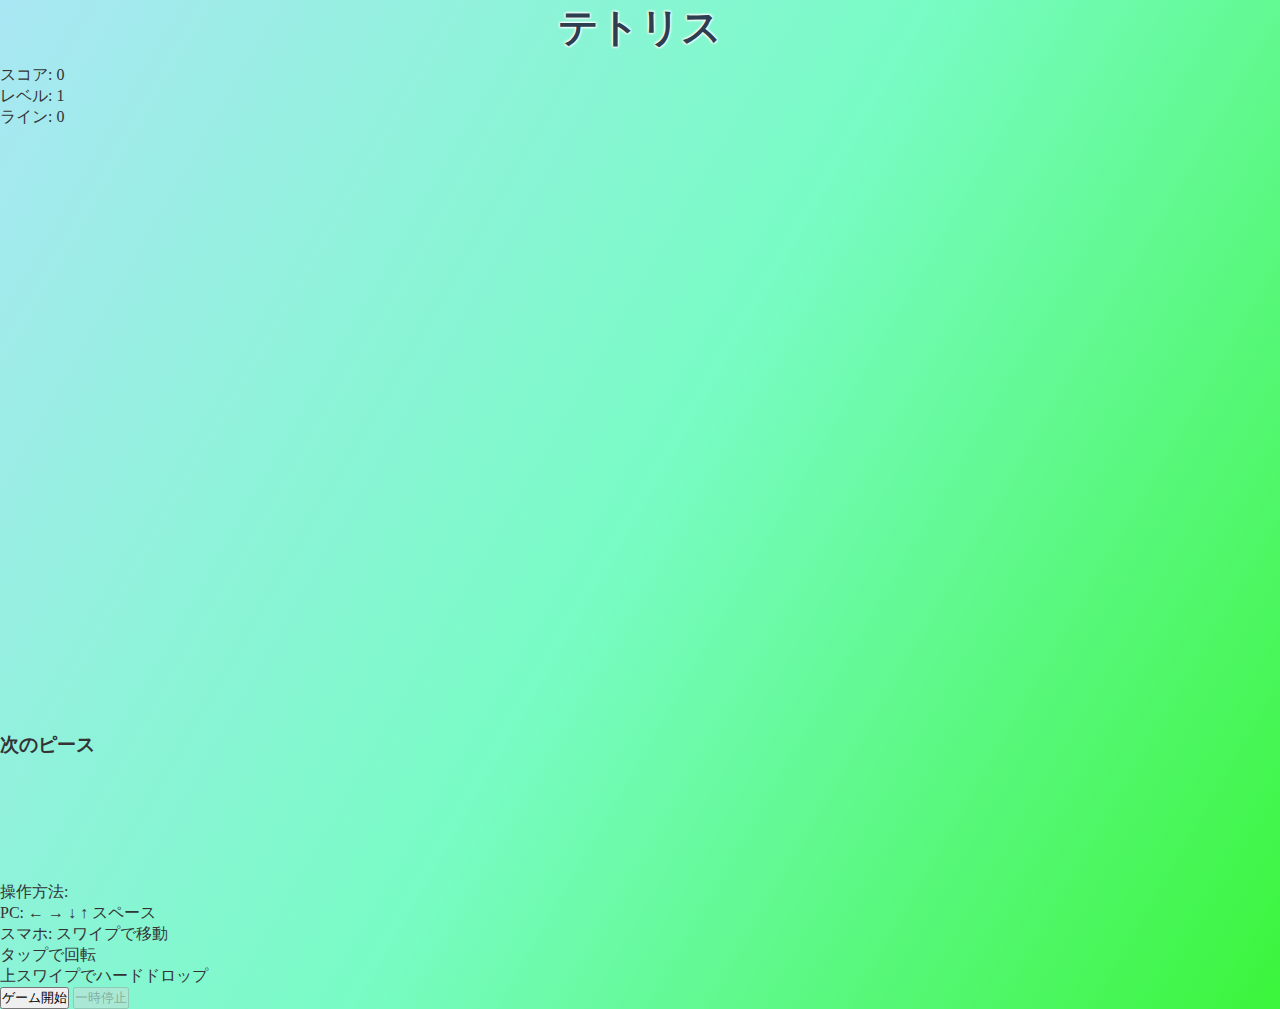
<file: index.html>
<!DOCTYPE html>
<html lang="ja">
<head>
    <meta charset="UTF-8">
    <meta name="viewport" content="width=device-width, initial-scale=1.0, user-scalable=no">
    <meta name="apple-mobile-web-app-capable" content="yes">
    <meta name="apple-mobile-web-app-status-bar-style" content="black-translucent">
    <meta name="format-detection" content="telephone=no">
    <title>テトリス</title>
    <link rel="stylesheet" href="style.css">
</head>
<body>
    <div class="game-container">
        <h1>テトリス</h1>
        <div class="game-info">
            <div class="score">スコア: <span id="score">0</span></div>
            <div class="level">レベル: <span id="level">1</span></div>
            <div class="lines">ライン: <span id="lines">0</span></div>
        </div>
        <div class="game-area">
            <canvas id="tetris" width="300" height="600"></canvas>
            <div class="next-piece">
                <h3>次のピース</h3>
                <canvas id="next" width="120" height="120"></canvas>
            </div>
        </div>
        <div class="controls">
            <p>操作方法:</p>
            <p>PC: ← → ↓ ↑ スペース</p>
            <p>スマホ: スワイプで移動</p>
            <p>タップで回転</p>
            <p>上スワイプでハードドロップ</p>
        </div>
        <button id="start-btn">ゲーム開始</button>
        <button id="pause-btn">一時停止</button>
    </div>
    <script src="script.js"></script>
</body>
</html>
</file>
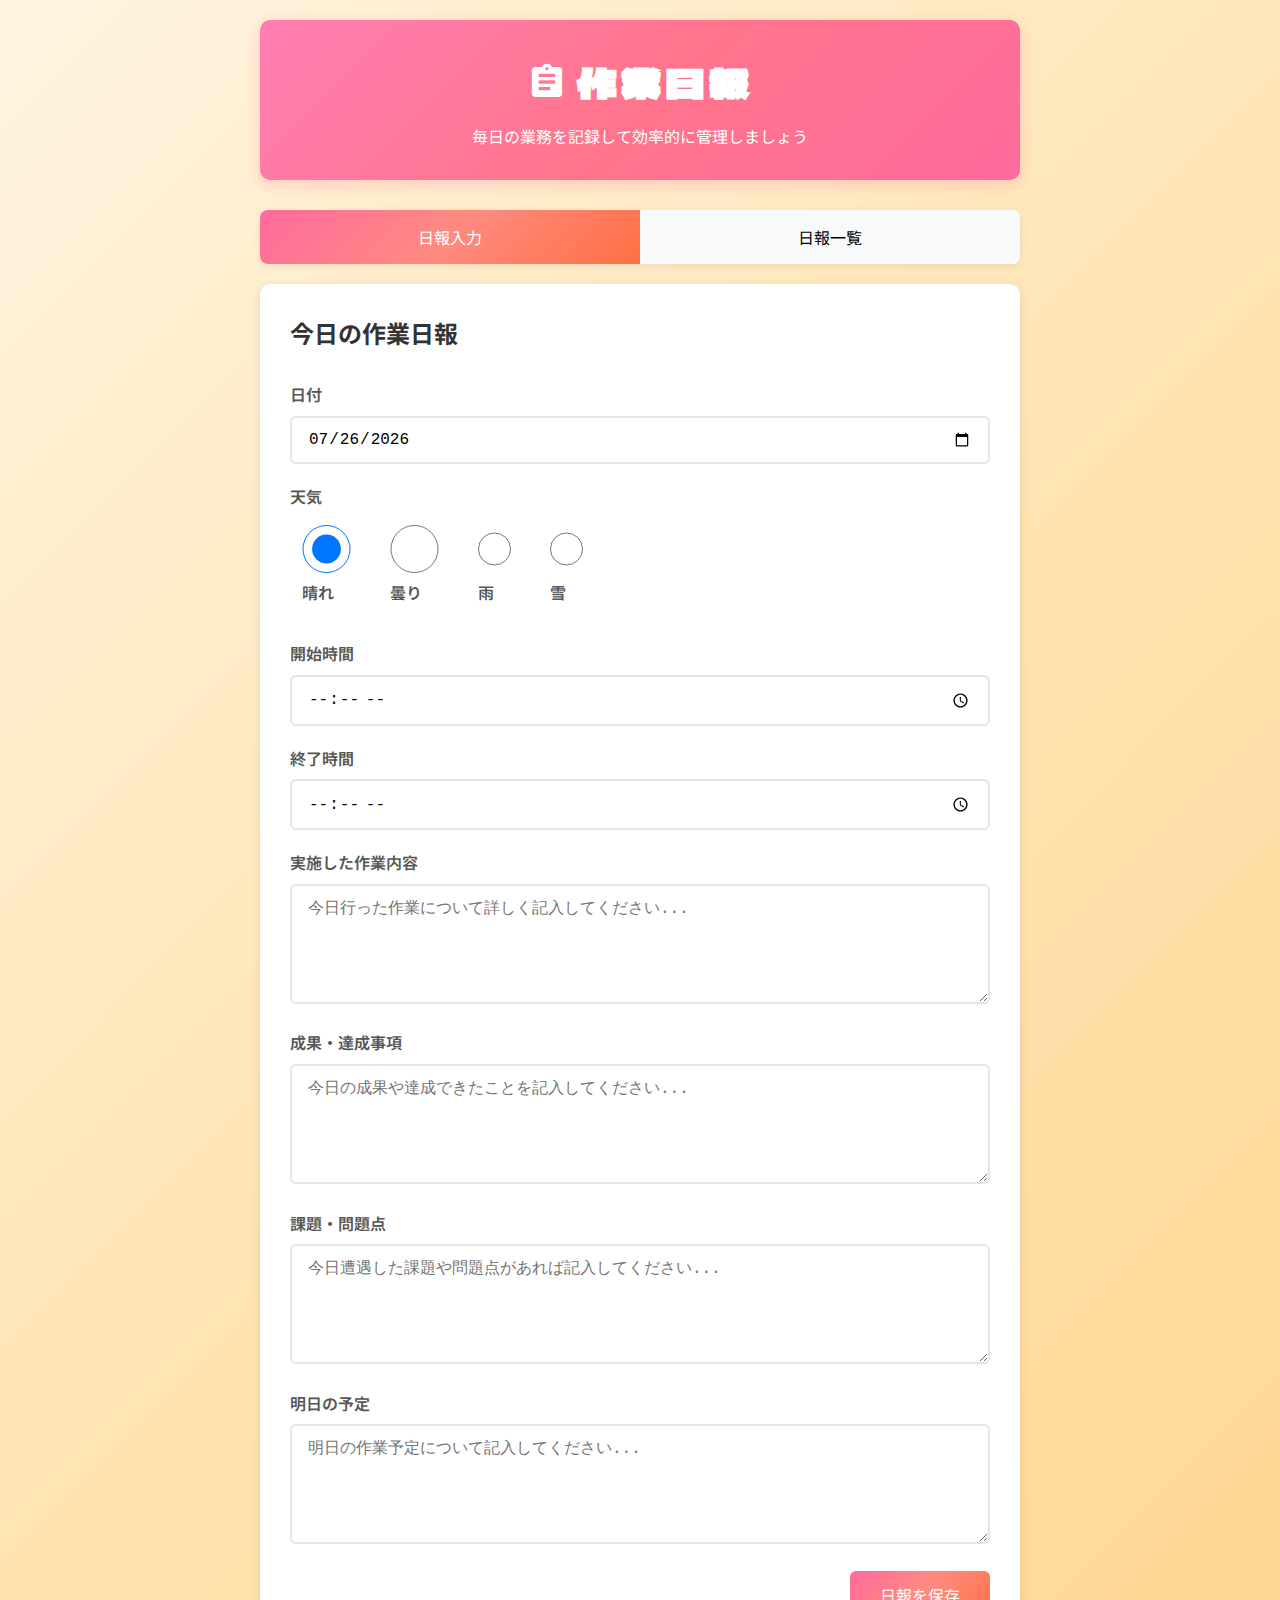
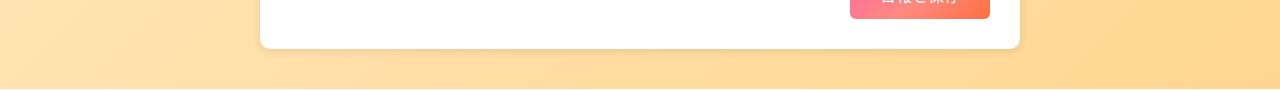
<file: a-diary/index.html>
<!DOCTYPE html>
<html lang="ja">
<head>
    <meta charset="UTF-8">
    <meta name="viewport" content="width=device-width, initial-scale=1.0">
    <title>作業日報</title>
    <link href="https://fonts.googleapis.com/icon?family=Material+Icons" rel="stylesheet">
    <link href="https://fonts.googleapis.com/css2?family=Noto+Sans+JP:wght@300;400;500;600;700&display=swap" rel="stylesheet">
    <link href="https://fonts.googleapis.com/css2?family=Dela+Gothic+One&display=swap" rel="stylesheet">
    <style>
        * {
            margin: 0;
            padding: 0;
            box-sizing: border-box;
        }

        body {
            font-family: 'Noto Sans JP', sans-serif;
            background: linear-gradient(135deg, #fff4e0 0%, #ffe5b4 50%, #ffd691 100%);
            color: #333;
            line-height: 1.6;
            min-height: 100vh;
        }

        .container {
            max-width: 800px;
            margin: 0 auto;
            padding: 20px;
        }

        .header {
            background: linear-gradient(135deg, #ff7eb3 0%, #ff758c 50%, #ff6b9d 100%);
            color: white;
            padding: 30px;
            border-radius: 10px;
            margin-bottom: 30px;
            text-align: center;
            box-shadow: 0 4px 15px rgba(255, 107, 157, 0.3);
        }

        .header h1 {
            font-family: 'Dela Gothic One', cursive;
            font-size: 2.5rem;
            margin-bottom: 10px;
            display: flex;
            align-items: center;
            justify-content: center;
            gap: 10px;
            letter-spacing: 0.1em;
        }

        .material-icons {
            font-size: inherit;
        }

        .radio-group {
            display: flex;
            gap: 15px;
            flex-wrap: wrap;
        }

        .radio-option {
            display: flex;
            align-items: center;
            gap: 8px;
            cursor: pointer;
            padding: 8px 12px;
            border-radius: 6px;
            transition: background-color 0.3s ease;
        }

        .radio-option:hover {
            background-color: #f0f0f0;
        }

        .radio-option input[type="radio"] {
            margin: 0;
            cursor: pointer;
        }

        .card {
            background: white;
            border-radius: 10px;
            padding: 30px;
            margin-bottom: 20px;
            box-shadow: 0 2px 10px rgba(0,0,0,0.1);
        }

        .form-group {
            margin-bottom: 20px;
        }

        .form-group label {
            display: block;
            margin-bottom: 8px;
            font-weight: 600;
            color: #555;
        }

        .form-group input,
        .form-group textarea,
        .form-group select {
            width: 100%;
            padding: 12px 16px;
            border: 2px solid #e1e5e9;
            border-radius: 6px;
            font-size: 16px;
            transition: border-color 0.3s ease;
            min-height: 48px;
        }

        .form-group input:focus,
        .form-group textarea:focus,
        .form-group select:focus {
            outline: none;
            border-color: #667eea;
            box-shadow: 0 0 0 3px rgba(102, 126, 234, 0.1);
        }

        .form-group textarea {
            min-height: 120px;
            resize: vertical;
        }

        .btn {
            background: linear-gradient(135deg, #ff6b9d 0%, #ff8a80 50%, #ff7043 100%);
            color: white;
            border: none;
            padding: 12px 30px;
            border-radius: 6px;
            font-family: 'Noto Sans JP', sans-serif;
            font-size: 16px;
            cursor: pointer;
            transition: transform 0.2s ease, box-shadow 0.2s ease;
        }

        .btn-right {
            display: block;
            margin-left: auto;
            margin-top: 20px;
        }

        .btn:hover {
            transform: translateY(-2px);
            box-shadow: 0 6px 20px rgba(255, 107, 157, 0.4);
        }

        .reports-list {
            margin-top: 30px;
        }

        .report-item {
            background: white;
            border-radius: 8px;
            padding: 20px;
            margin-bottom: 15px;
            border-left: 4px solid #667eea;
            box-shadow: 0 2px 8px rgba(0,0,0,0.08);
        }

        .report-date {
            font-weight: 600;
            color: #667eea;
            margin-bottom: 10px;
        }

        .report-content {
            margin-bottom: 10px;
        }

        .tabs {
            display: flex;
            margin-bottom: 20px;
            background: white;
            border-radius: 8px;
            overflow: hidden;
            box-shadow: 0 2px 8px rgba(0,0,0,0.08);
        }

        .tab {
            flex: 1;
            padding: 15px;
            background: #f8f9fa;
            border: none;
            cursor: pointer;
            font-family: 'Noto Sans JP', sans-serif;
            font-size: 16px;
            transition: background-color 0.3s ease;
        }

        .tab.active {
            background: linear-gradient(135deg, #ff6b9d 0%, #ff8a80 50%, #ff7043 100%);
            color: white;
        }

        .tab:hover:not(.active) {
            background: #e9ecef;
        }

        .tab-content {
            display: none;
        }

        .tab-content.active {
            display: block;
        }

        .delete-btn {
            background: #dc3545;
            color: white;
            border: none;
            padding: 5px 15px;
            border-radius: 4px;
            font-size: 12px;
            cursor: pointer;
            float: right;
        }

        .delete-btn:hover {
            background: #c82333;
        }

        @media (max-width: 600px) {
            .container {
                padding: 10px;
            }
            
            .header {
                padding: 20px;
            }
            
            .card {
                padding: 20px;
            }
            
            .tabs {
                flex-direction: column;
            }
        }
    </style>
</head>
<body>
    <div class="container">
        <div class="header">
            <h1><span class="material-icons">assignment</span> 作業日報</h1>
            <p>毎日の業務を記録して効率的に管理しましょう</p>
        </div>

        <div class="tabs">
            <button class="tab active" onclick="showTab('input')">日報入力</button>
            <button class="tab" onclick="showTab('view')">日報一覧</button>
        </div>

        <div id="input-tab" class="tab-content active">
            <div class="card">
                <h2 style="margin-bottom: 30px;">今日の作業日報</h2>
                <form id="reportForm">
                    <div class="form-group">
                        <label for="date">日付</label>
                        <input type="date" id="date" name="date" required>
                    </div>

                    <div class="form-group">
                        <label>天気</label>
                        <div class="radio-group">
                            <label class="radio-option">
                                <input type="radio" name="weather" value="sunny 晴れ" checked>
                                <span>晴れ</span>
                            </label>
                            <label class="radio-option">
                                <input type="radio" name="weather" value="cloudy 曇り">
                                <span>曇り</span>
                            </label>
                            <label class="radio-option">
                                <input type="radio" name="weather" value="rainy 雨">
                                <span>雨</span>
                            </label>
                            <label class="radio-option">
                                <input type="radio" name="weather" value="snowy 雪">
                                <span>雪</span>
                            </label>
                        </div>
                    </div>

                    <div class="form-group">
                        <label for="startTime">開始時間</label>
                        <input type="time" id="startTime" name="startTime" required>
                    </div>

                    <div class="form-group">
                        <label for="endTime">終了時間</label>
                        <input type="time" id="endTime" name="endTime" required>
                    </div>

                    <div class="form-group">
                        <label for="tasks">実施した作業内容</label>
                        <textarea id="tasks" name="tasks" placeholder="今日行った作業について詳しく記入してください..." required></textarea>
                    </div>

                    <div class="form-group">
                        <label for="achievements">成果・達成事項</label>
                        <textarea id="achievements" name="achievements" placeholder="今日の成果や達成できたことを記入してください..."></textarea>
                    </div>

                    <div class="form-group">
                        <label for="issues">課題・問題点</label>
                        <textarea id="issues" name="issues" placeholder="今日遭遇した課題や問題点があれば記入してください..."></textarea>
                    </div>

                    <div class="form-group">
                        <label for="tomorrow">明日の予定</label>
                        <textarea id="tomorrow" name="tomorrow" placeholder="明日の作業予定について記入してください..."></textarea>
                    </div>

                    <button type="submit" class="btn btn-right">日報を保存</button>
                </form>
            </div>
        </div>

        <div id="view-tab" class="tab-content">
            <div class="card">
                <h2>過去の日報一覧</h2>
                <div id="reportsList" class="reports-list">
                    <!-- 保存された日報がここに表示されます -->
                </div>
            </div>
        </div>
    </div>

    <script>
        // 今日の日付を自動設定
        document.getElementById('date').value = new Date().toISOString().split('T')[0];

        // タブ切り替え機能
        function showTab(tabName) {
            // すべてのタブコンテンツを非表示
            document.querySelectorAll('.tab-content').forEach(content => {
                content.classList.remove('active');
            });
            
            // すべてのタブボタンを非アクティブ
            document.querySelectorAll('.tab').forEach(tab => {
                tab.classList.remove('active');
            });
            
            // 選択されたタブを表示
            document.getElementById(tabName + '-tab').classList.add('active');
            event.target.classList.add('active');
        }

        // 日報フォームの送信処理
        document.getElementById('reportForm').addEventListener('submit', function(e) {
            e.preventDefault();
            
            const formData = new FormData(this);
            const reportData = {
                date: formData.get('date'),
                weather: formData.get('weather'),
                startTime: formData.get('startTime'),
                endTime: formData.get('endTime'),
                tasks: formData.get('tasks'),
                achievements: formData.get('achievements'),
                issues: formData.get('issues'),
                tomorrow: formData.get('tomorrow'),
                timestamp: new Date().toISOString()
            };

            // ローカルストレージに保存
            saveReport(reportData);
            
            // フォームをリセット
            this.reset();
            document.getElementById('date').value = new Date().toISOString().split('T')[0];
            
            // 成功メッセージ
            alert('日報が保存されました！');
            
            // 日報一覧を更新
            displayReports();
        });

        // 日報をローカルストレージに保存
        function saveReport(reportData) {
            let reports = JSON.parse(localStorage.getItem('workReports') || '[]');
            reports.unshift(reportData); // 新しい日報を先頭に追加
            localStorage.setItem('workReports', JSON.stringify(reports));
        }

        // 保存された日報を表示
        function displayReports() {
            const reports = JSON.parse(localStorage.getItem('workReports') || '[]');
            const reportsList = document.getElementById('reportsList');
            
            if (reports.length === 0) {
                reportsList.innerHTML = '<p style="text-align: center; color: #666; padding: 40px;">まだ日報が登録されていません</p>';
                return;
            }

            reportsList.innerHTML = reports.map((report, index) => `
                <div class="report-item">
                    <button class="delete-btn" onclick="deleteReport(${index})">削除</button>
                    <div class="report-date">${formatDate(report.date)} ${getWeatherIcon(report.weather)}</div>
                    <div class="report-content">
                        <strong>勤務時間:</strong> ${report.startTime} - ${report.endTime}
                    </div>
                    <div class="report-content">
                        <strong>作業内容:</strong><br>
                        ${report.tasks.replace(/\n/g, '<br>')}
                    </div>
                    ${report.achievements ? `
                        <div class="report-content">
                            <strong>成果・達成事項:</strong><br>
                            ${report.achievements.replace(/\n/g, '<br>')}
                        </div>
                    ` : ''}
                    ${report.issues ? `
                        <div class="report-content">
                            <strong>課題・問題点:</strong><br>
                            ${report.issues.replace(/\n/g, '<br>')}
                        </div>
                    ` : ''}
                    ${report.tomorrow ? `
                        <div class="report-content">
                            <strong>明日の予定:</strong><br>
                            ${report.tomorrow.replace(/\n/g, '<br>')}
                        </div>
                    ` : ''}
                </div>
            `).join('');
        }

        // 日報を削除
        function deleteReport(index) {
            if (confirm('この日報を削除しますか？')) {
                let reports = JSON.parse(localStorage.getItem('workReports') || '[]');
                reports.splice(index, 1);
                localStorage.setItem('workReports', JSON.stringify(reports));
                displayReports();
            }
        }

        // 日付をフォーマット
        function formatDate(dateString) {
            const date = new Date(dateString);
            const year = date.getFullYear();
            const month = String(date.getMonth() + 1).padStart(2, '0');
            const day = String(date.getDate()).padStart(2, '0');
            const weekdays = ['日', '月', '火', '水', '木', '金', '土'];
            const weekday = weekdays[date.getDay()];
            
            return `${year}年${month}月${day}日(${weekday})`;
        }

        // 天気テキストを取得する関数
        function getWeatherIcon(weather) {
            if (weather.includes('sunny') || weather.includes('晴れ')) {
                return '晴れ';
            } else if (weather.includes('cloudy') || weather.includes('曇り')) {
                return '曇り';
            } else if (weather.includes('rainy') || weather.includes('雨')) {
                return '雨';
            } else if (weather.includes('snowy') || weather.includes('雪')) {
                return '雪';
            } else {
                return weather;
            }
        }

        // ページ読み込み時に日報一覧を表示
        window.addEventListener('load', function() {
            displayReports();
        });
    </script>
</body>
</html>
</file>
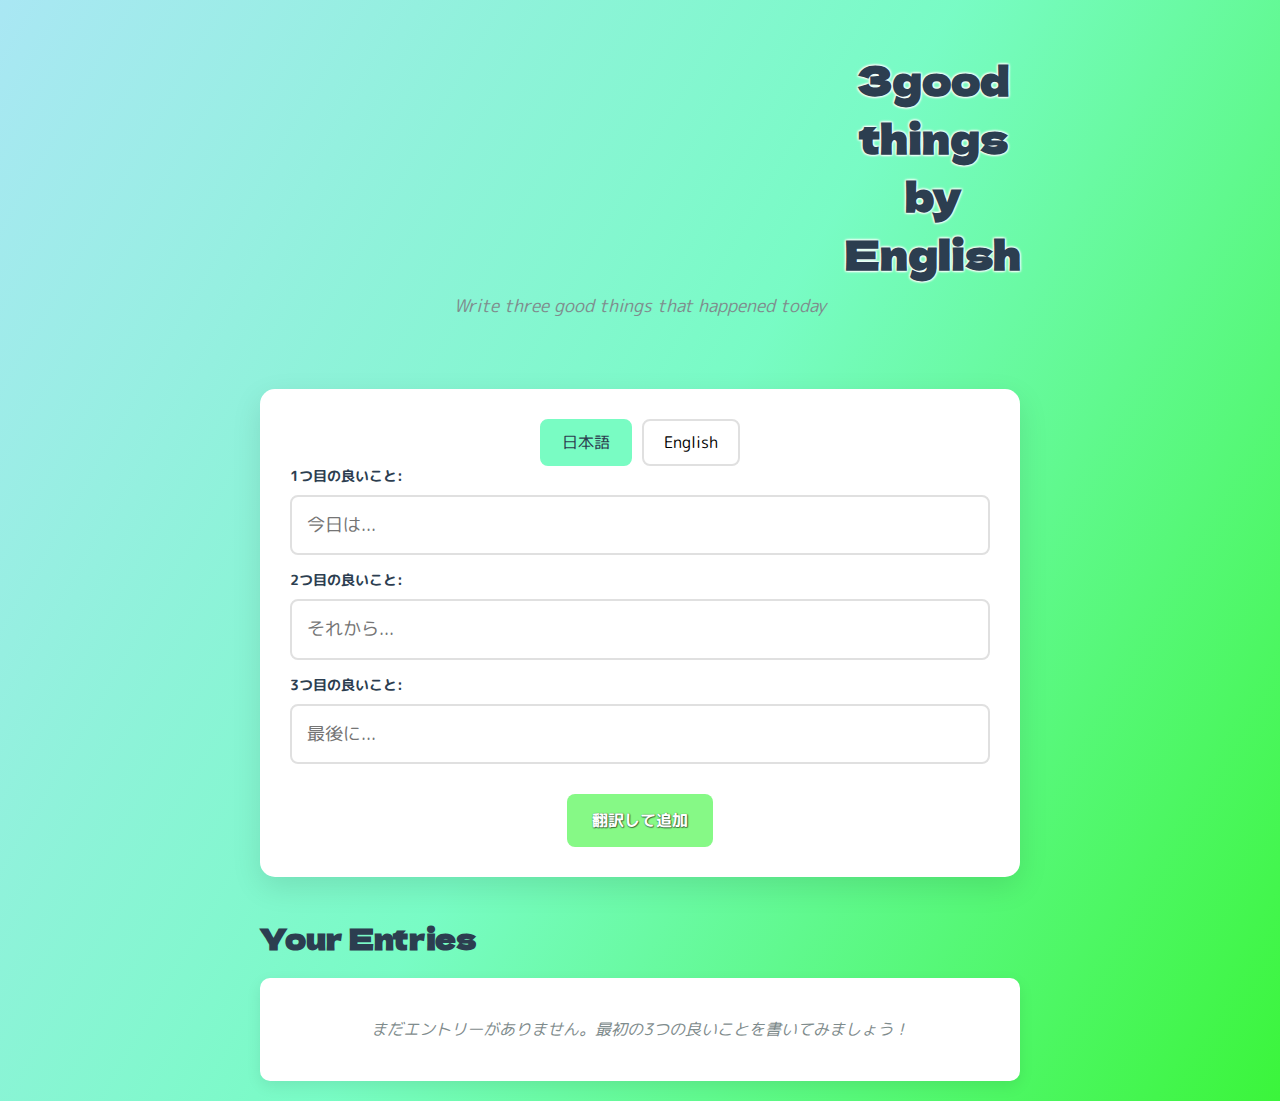
<file: english-diary/index.html>
<!DOCTYPE html>
<html lang="en">
<head>
    <meta charset="UTF-8">
    <meta name="viewport" content="width=device-width, initial-scale=1.0">
    <title>3good things by English</title>
    <link rel="preconnect" href="https://fonts.googleapis.com">
    <link rel="preconnect" href="https://fonts.gstatic.com" crossorigin>
    <link href="https://fonts.googleapis.com/css2?family=Dela+Gothic+One&family=M+PLUS+Rounded+1c:wght@300;400;700&display=swap" rel="stylesheet">
    <link href="https://fonts.googleapis.com/icon?family=Material+Icons" rel="stylesheet">
    <link rel="stylesheet" href="style.css">
</head>
<body>
    <div class="container">
        <header>
            <h1><span class="material-icons">auto_awesome</span> 3good things by English</h1>
            <p class="subtitle">Write three good things that happened today</p>
        </header>
        
        <main>
            <div class="diary-entry-form">
                <div class="language-toggle">
                    <button id="japaneseBtn" class="lang-btn active">日本語</button>
                    <button id="englishBtn" class="lang-btn">English</button>
                </div>
                
                <div class="input-section" id="japaneseSection">
                    <div class="three-inputs">
                        <div class="input-group">
                            <label for="japaneseInput1">1つ目の良いこと:</label>
                            <input type="text" id="japaneseInput1" placeholder="今日は..." maxlength="100">
                        </div>
                        <div class="input-group">
                            <label for="japaneseInput2">2つ目の良いこと:</label>
                            <input type="text" id="japaneseInput2" placeholder="それから..." maxlength="100">
                        </div>
                        <div class="input-group">
                            <label for="japaneseInput3">3つ目の良いこと:</label>
                            <input type="text" id="japaneseInput3" placeholder="最後に..." maxlength="100">
                        </div>
                    </div>
                    <button id="translateBtn">翻訳して追加</button>
                </div>
                
                <div class="input-section hidden" id="englishSection">
                    <div class="three-inputs">
                        <div class="input-group">
                            <label for="diaryInput1">First good thing:</label>
                            <input type="text" id="diaryInput1" placeholder="Today I..." maxlength="100">
                        </div>
                        <div class="input-group">
                            <label for="diaryInput2">Second good thing:</label>
                            <input type="text" id="diaryInput2" placeholder="Then I..." maxlength="100">
                        </div>
                        <div class="input-group">
                            <label for="diaryInput3">Third good thing:</label>
                            <input type="text" id="diaryInput3" placeholder="Finally..." maxlength="100">
                        </div>
                    </div>
                    <button id="addEntry">Add Entry</button>
                </div>
                
                <div id="translationPreview" class="translation-preview hidden">
                    <p class="translation-label">English translation:</p>
                    <p id="translatedText"></p>
                    <div class="translation-actions">
                        <button id="confirmTranslation">確定</button>
                        <button id="editTranslation">編集</button>
                        <button id="cancelTranslation">キャンセル</button>
                    </div>
                </div>
            </div>
            
            <div class="entries-section">
                <h2>Your Entries</h2>
                <div id="entriesList" class="entries-list">
                    <!-- Diary entries will appear here -->
                </div>
            </div>
        </main>
    </div>
    
    <script src="script.js"></script>
</body>
</html>
</file>
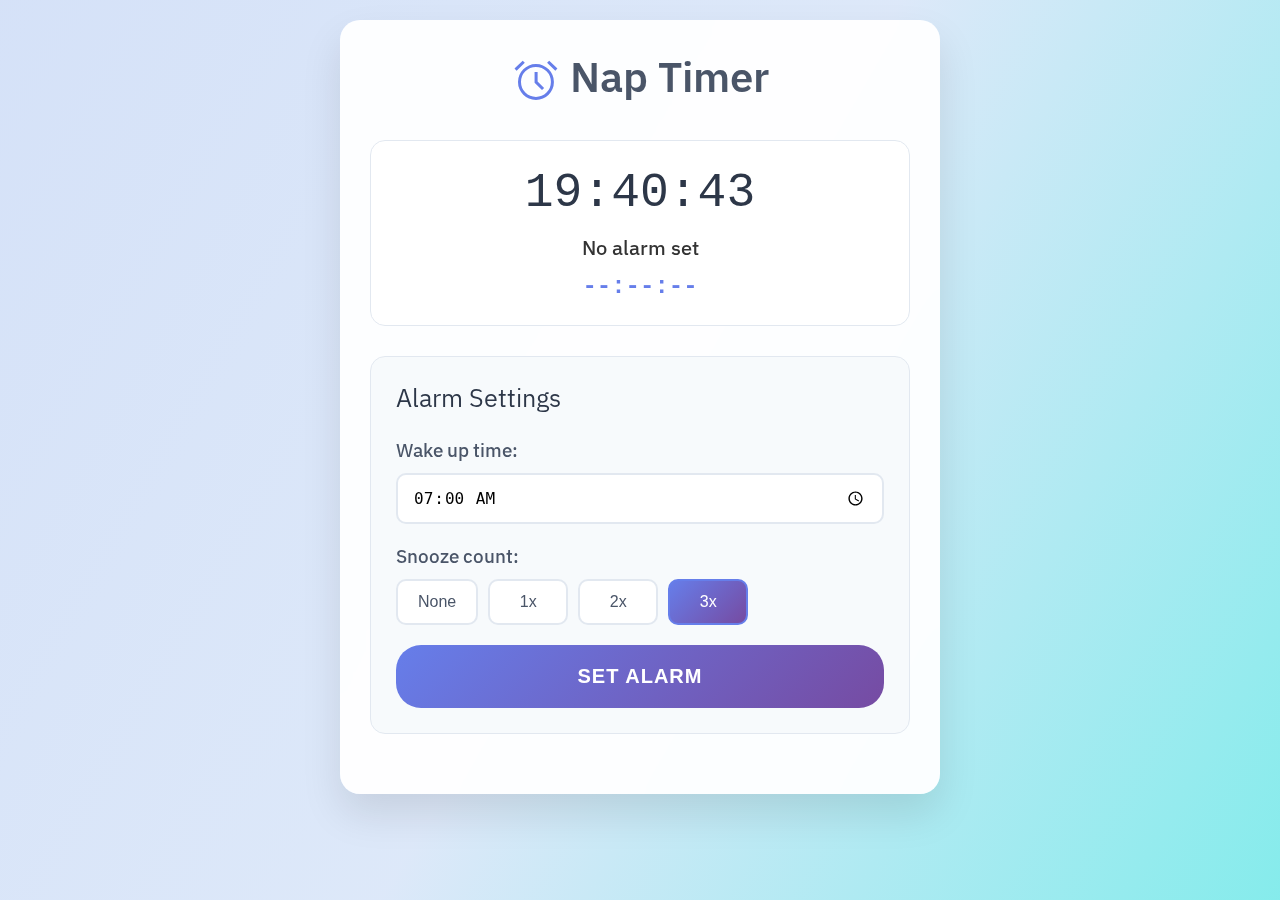
<file: oversleep/index.html>
<!DOCTYPE html>
<html lang="ja">
<head>
    <meta charset="UTF-8">
    <meta name="viewport" content="width=device-width, initial-scale=1.0">
    <title>Nap Timer</title>
    <link rel="stylesheet" href="https://fonts.googleapis.com/css2?family=IBM+Plex+Sans+JP:wght@300;400;500;600&display=swap">
    <link rel="stylesheet" href="https://fonts.googleapis.com/css2?family=Material+Symbols+Outlined:opsz,wght,FILL,GRAD@20..48,100..700,0..1,-50..200">
    <link rel="stylesheet" href="style.css">
</head>
<body>
    <div class="container">
        <h1><span class="material-symbols-outlined">alarm</span> Nap Timer</h1>
        
        <div class="timer-display">
            <div class="current-time" id="current-time">--:--:--</div>
            <div class="alarm-status" id="alarm-status">No alarm set</div>
            <div class="countdown" id="countdown">--:--:--</div>
        </div>

        <div class="time-setting">
            <h2>Alarm Settings</h2>
            <div class="input-group">
                <label for="alarm-time">Wake up time:</label>
                <input type="time" id="alarm-time" value="07:00">
            </div>
            <div class="input-group">
                <label>Snooze count:</label>
                <div class="snooze-buttons">
                    <button type="button" class="snooze-btn" data-count="0">None</button>
                    <button type="button" class="snooze-btn" data-count="1">1x</button>
                    <button type="button" class="snooze-btn" data-count="2">2x</button>
                    <button type="button" class="snooze-btn active" data-count="3">3x</button>
                </div>
            </div>
            <button id="set-alarm" class="btn-primary">Set Alarm</button>
        </div>

        <div class="alarm-panel" id="alarm-panel" style="display: none;">
            <h2><span class="material-symbols-outlined">notification_important</span> Time to wake up!</h2>
            <div class="word-challenge">
                <div id="word-question">What is the English word for "dog"?</div>
                <input type="text" id="word-answer" placeholder="Enter English word">
                <button id="solve-word" class="btn-danger">Submit</button>
            </div>
            <button id="snooze-btn" class="btn-warning">Snooze (5min)</button>
            <button id="stop-alarm" class="btn-success">Stop Alarm</button>
        </div>

        <div class="controls">
            <button id="cancel-alarm" class="btn-secondary" style="display: none;">Cancel Alarm</button>
        </div>
    </div>

    <audio id="alarm-sound" loop>
        <source src="[data-uri]" type="audio/wav">
    </audio>

    <script src="script.js"></script>
</body>
</html>
</file>
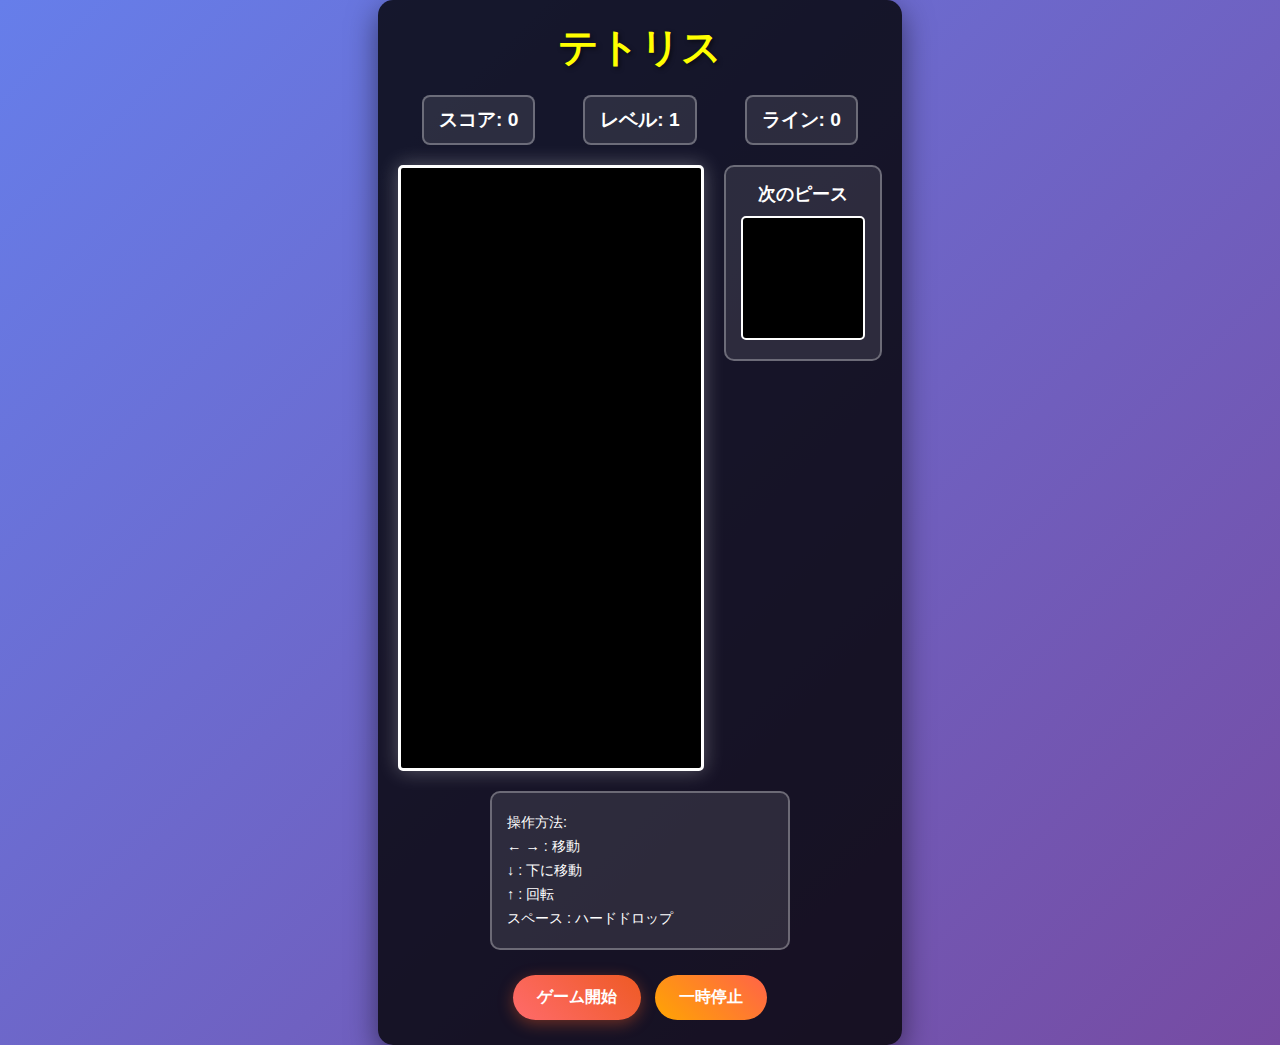
<file: tetris/index.html>
<!DOCTYPE html>
<html lang="ja">
<head>
    <meta charset="UTF-8">
    <meta name="viewport" content="width=device-width, initial-scale=1.0">
    <title>テトリス</title>
    <link rel="stylesheet" href="style.css">
</head>
<body>
    <div class="game-container">
        <h1>テトリス</h1>
        <div class="game-info">
            <div class="score">スコア: <span id="score">0</span></div>
            <div class="level">レベル: <span id="level">1</span></div>
            <div class="lines">ライン: <span id="lines">0</span></div>
        </div>
        <div class="game-area">
            <canvas id="tetris" width="300" height="600"></canvas>
            <div class="next-piece">
                <h3>次のピース</h3>
                <canvas id="next" width="120" height="120"></canvas>
            </div>
        </div>
        <div class="controls">
            <p>操作方法:</p>
            <p>← → : 移動</p>
            <p>↓ : 下に移動</p>
            <p>↑ : 回転</p>
            <p>スペース : ハードドロップ</p>
        </div>
        <button id="start-btn">ゲーム開始</button>
        <button id="pause-btn">一時停止</button>
    </div>
    <script src="script.js"></script>
</body>
</html>
</file>
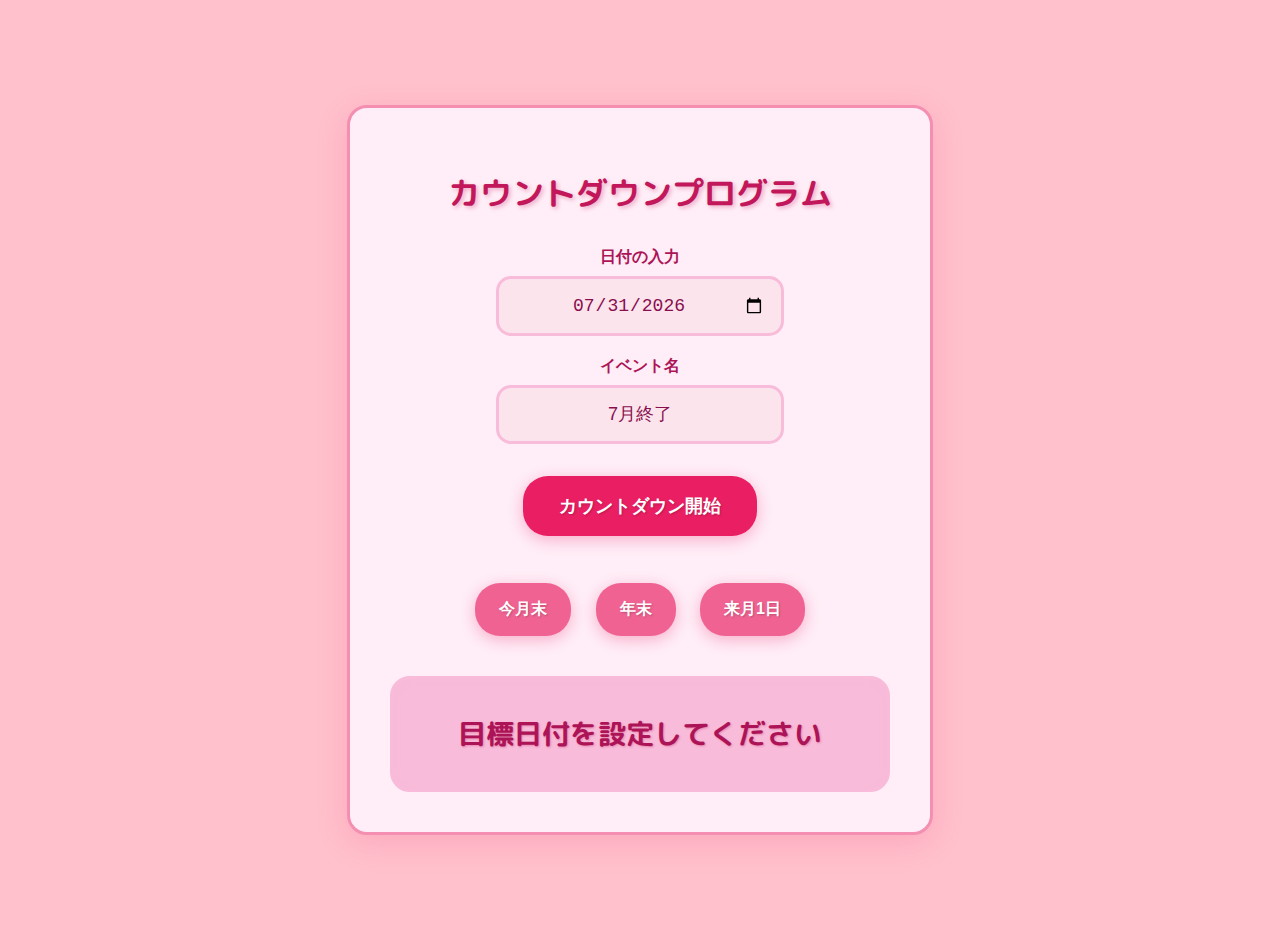
<file: countdown.html>
<!DOCTYPE html>
<html lang="ja">
<head>
    <meta charset="UTF-8">
    <meta name="viewport" content="width=device-width, initial-scale=1.0">
    <title>カウントダウンプログラム</title>
    <link href="https://fonts.googleapis.com/css2?family=M+PLUS+Rounded+1c:wght@400;700&display=swap" rel="stylesheet">
    <style>
        body {
            font-family: 'Hiragino Kaku Gothic ProN', 'ヒラギノ角ゴ ProN W3', sans-serif;
            background-color: #ffc1cc;
            margin: 0;
            padding: 20px;
            display: flex;
            justify-content: center;
            align-items: center;
            min-height: 100vh;
            position: relative;
        }
        
        
        .container {
            background-color: #ffeef7;
            border-radius: 20px;
            padding: 40px;
            box-shadow: 0 8px 32px rgba(233, 30, 99, 0.15);
            text-align: center;
            max-width: 500px;
            width: 100%;
            border: 3px solid #f48fb1;
            position: relative;
            overflow: hidden;
        }
        
        .container::before {
            content: '';
            position: absolute;
            top: -50%;
            left: -50%;
            width: 200%;
            height: 200%;
            background: radial-gradient(circle, rgba(248, 187, 217, 0.1) 0%, transparent 70%);
            animation: float 6s ease-in-out infinite;
            z-index: -1;
        }
        
        @keyframes float {
            0%, 100% { transform: rotate(0deg) translateX(0); }
            50% { transform: rotate(180deg) translateX(20px); }
        }
        
        h1 {
            font-family: 'M PLUS Rounded 1c', 'Hiragino Maru Gothic ProN', sans-serif;
            color: #c2185b;
            margin-bottom: 30px;
            font-size: 32px;
            text-shadow: 2px 2px 4px rgba(194, 24, 91, 0.3);
        }
        
        @keyframes bounce {
            0%, 100% { transform: translateY(0); }
            50% { transform: translateY(-10px); }
        }
        
        .input-group {
            margin-bottom: 20px;
            text-align: center;
        }
        
        label {
            display: block;
            margin-bottom: 8px;
            font-weight: bold;
            color: #ad1457;
            font-size: 16px;
        }
        
        input {
            padding: 16px;
            border: 3px solid #f8bbd9;
            border-radius: 15px;
            font-size: 18px;
            width: 250px;
            background-color: #fce4ec;
            color: #880e4f;
            transition: all 0.3s ease;
            text-align: center;
            display: block;
            margin: 0 auto;
        }
        
        input:focus {
            border-color: #e91e63;
            box-shadow: 0 0 15px rgba(233, 30, 99, 0.3);
            outline: none;
            transform: scale(1.02);
        }
        
        button {
            background-color: #e91e63;
            color: white;
            border: none;
            padding: 18px 36px;
            font-size: 18px;
            border-radius: 25px;
            cursor: pointer;
            margin: 12px;
            font-weight: bold;
            text-shadow: 1px 1px 2px rgba(0, 0, 0, 0.2);
            box-shadow: 0 4px 15px rgba(233, 30, 99, 0.3);
            transition: all 0.3s ease;
            position: relative;
            overflow: hidden;
        }
        
        button::before {
            content: '';
            position: absolute;
            top: 50%;
            left: 50%;
            width: 0;
            height: 0;
            background: rgba(255, 255, 255, 0.3);
            border-radius: 50%;
            transition: all 0.3s ease;
            transform: translate(-50%, -50%);
        }
        
        button:hover {
            background-color: #c2185b;
            transform: translateY(-2px) scale(1.05);
            box-shadow: 0 6px 20px rgba(233, 30, 99, 0.4);
        }
        
        button:hover::before {
            width: 100px;
            height: 100px;
        }
        
        .countdown-result {
            font-family: 'M PLUS Rounded 1c', 'Hiragino Maru Gothic ProN', sans-serif;
            margin-top: 30px;
            padding: 25px;
            background-color: #f8bbd9;
            border-radius: 20px;
            font-size: 28px;
            font-weight: bold;
            color: #ad1457;
            min-height: 60px;
            display: flex;
            align-items: center;
            justify-content: center;
            border: 3px solid #f8bbd9;
            box-shadow: inset 0 2px 10px rgba(248, 187, 217, 0.2);
            text-shadow: 1px 1px 2px rgba(194, 24, 91, 0.3);
        }
        
        .preset-buttons {
            margin: 25px 0;
        }
        
        .preset-btn {
            background-color: #f06292;
            margin: 10px;
            font-size: 16px;
            padding: 16px 24px;
        }
        
        .preset-btn:hover {
            background-color: #e91e63;
            transform: translateY(-2px) scale(1.05);
        }
    </style>
</head>
<body>
    <div class="container">
        <h1>カウントダウンプログラム</h1>
        
        <div class="input-group">
            <label for="targetDate">日付の入力</label>
            <input type="date" id="targetDate">
        </div>
        
        <div class="input-group">
            <label for="eventName">イベント名</label>
            <input type="text" id="eventName" placeholder="例：8月終了">
        </div>
        
        <button onclick="calculateCountdown()">カウントダウン開始</button>
        
        <div class="preset-buttons">
            <button class="preset-btn" onclick="setPresetDate('month-end')">今月末</button>
            <button class="preset-btn" onclick="setPresetDate('year-end')">年末</button>
            <button class="preset-btn" onclick="setPresetDate('next-month')">来月1日</button>
        </div>
        
        <div class="countdown-result" id="result">
            目標日付を設定してください
        </div>
    </div>

    <script>
        function calculateCountdown() {
            const targetDateInput = document.getElementById('targetDate').value;
            const eventName = document.getElementById('eventName').value || '目標日';
            const resultDiv = document.getElementById('result');
            
            if (!targetDateInput) {
                resultDiv.textContent = '日付を入力してください';
                return;
            }
            
            const targetDate = new Date(targetDateInput);
            const today = new Date();
            today.setHours(0, 0, 0, 0);
            targetDate.setHours(0, 0, 0, 0);
            
            const diffTime = targetDate - today;
            const diffDays = Math.ceil(diffTime / (1000 * 60 * 60 * 24));
            
            if (diffDays > 0) {
                resultDiv.textContent = `${eventName}まであと${diffDays}日`;
            } else if (diffDays === 0) {
                resultDiv.textContent = `${eventName}は今日です！`;
            } else {
                resultDiv.textContent = `${eventName}は${Math.abs(diffDays)}日前でした`;
            }
        }
        
        function setPresetDate(preset) {
            const today = new Date();
            let targetDate;
            let eventName;
            
            switch(preset) {
                case 'month-end':
                    targetDate = new Date(today.getFullYear(), today.getMonth() + 1, 0);
                    eventName = `${today.getMonth() + 1}月終了`;
                    break;
                case 'year-end':
                    targetDate = new Date(today.getFullYear(), 11, 31);
                    eventName = '年末';
                    break;
                case 'next-month':
                    targetDate = new Date(today.getFullYear(), today.getMonth() + 1, 1);
                    eventName = '来月開始';
                    break;
            }
            
            document.getElementById('targetDate').value = targetDate.toISOString().split('T')[0];
            document.getElementById('eventName').value = eventName;
            
            calculateCountdown();
        }
        
        // ページ読み込み時に今日の日付をデフォルト設定
        window.onload = function() {
            const today = new Date();
            const monthEnd = new Date(today.getFullYear(), today.getMonth() + 1, 0);
            document.getElementById('targetDate').value = monthEnd.toISOString().split('T')[0];
            document.getElementById('eventName').value = `${today.getMonth() + 1}月終了`;
        };
    </script>
</body>
</html>
</file>
<file: style.css>
* {
    margin: 0;
    padding: 0;
    box-sizing: border-box;
}

body {
    font-family: 'Dela Gothic One', 'Georgia', serif;
    background: linear-gradient(-60deg, hsl(120, 90.40262602971103%, 59.60097316708822%) 0%, hsl(154.87603158871207, 94.9977830404437%, 72.94015541674524%) 50%, hsl(190.31552437628739, 76.44823750378319%, 81.00394731125799%) 100%);
    min-height: 100vh;
    color: #333;
}

body * {
    font-family: 'M PLUS Rounded 1c', 'Dela Gothic One', 'Georgia', serif;
}

h1 {
    font-family: 'Dela Gothic One', 'Georgia', serif !important;
    display: flex;
    align-items: center;
    gap: 10px;
    justify-content: center;
    text-shadow: 1px 1px 2px rgba(255, 255, 255, 0.8), -1px -1px 2px rgba(255, 255, 255, 0.8), 1px -1px 2px rgba(255, 255, 255, 0.8), -1px 1px 2px rgba(255, 255, 255, 0.8);
}

h1 .material-icons {
    font-size: 1.2em;
    color: #f39c12;
    text-shadow: 1px 1px 2px rgba(255, 255, 255, 0.8), -1px -1px 2px rgba(255, 255, 255, 0.8), 1px -1px 2px rgba(255, 255, 255, 0.8), -1px 1px 2px rgba(255, 255, 255, 0.8);
}

.container {
    max-width: 800px;
    margin: 0 auto;
    padding: 20px;
}

header {
    text-align: center;
    margin-bottom: 40px;
    padding: 30px 0;
}

h1 {
    font-size: 2.5em;
    color: #2c3e50;
    margin-bottom: 10px;
}

.subtitle {
    color: #7f8c8d;
    font-style: italic;
    font-size: 1.1em;
}

.diary-entry-form {
    background: white;
    padding: 30px;
    border-radius: 15px;
    box-shadow: 0 10px 30px rgba(0, 0, 0, 0.1);
    margin-bottom: 40px;
    flex-direction: column;
    gap: 20px;
}

.language-toggle {
    display: flex;
    gap: 10px;
    justify-content: center;
}

.lang-btn {
    padding: 10px 20px;
    border: 2px solid #e0e0e0;
    background: white;
    border-radius: 8px;
    cursor: pointer;
    font-size: 1em;
    transition: all 0.3s ease;
}

.lang-btn.active {
    background: hsl(154, 95%, 73%);
    color: #2c3e50;
    border-color: hsl(154, 95%, 73%);
}

.lang-btn:hover:not(.active) {
    border-color: hsl(154, 95%, 73%);
}

.input-section {
    display: flex;
    flex-direction: column;
    gap: 20px;
    width: 100%;
}

.three-inputs {
    display: flex;
    flex-direction: column;
    gap: 15px;
}

.input-group {
    display: flex;
    flex-direction: column;
    gap: 8px;
}

.input-group label {
    font-weight: 700;
    color: #2c3e50;
    font-size: 0.9em;
}

.input-section.hidden {
    display: none;
}

#diaryInput1, #diaryInput2, #diaryInput3,
#japaneseInput1, #japaneseInput2, #japaneseInput3 {
    width: 100%;
    padding: 15px;
    border: 2px solid #e0e0e0;
    border-radius: 8px;
    font-size: 1.1em;
    font-family: 'M PLUS Rounded 1c', 'Georgia', serif;
    transition: border-color 0.3s ease;
    line-height: 1.5;
}

#diaryInput1:focus, #diaryInput2:focus, #diaryInput3:focus,
#japaneseInput1:focus, #japaneseInput2:focus, #japaneseInput3:focus {
    outline: none;
    border-color: #3498db;
}

#addEntry, #translateBtn {
    padding: 15px 25px;
    background: hsl(120, 90%, 75%);
    color: white;
    border: none;
    border-radius: 8px;
    font-size: 1em;
    cursor: pointer;
    transition: background-color 0.3s ease;
    font-weight: bold;
    white-space: nowrap;
    align-self: center;
    margin-top: 10px;
    text-shadow: 0.5px 0.5px 1px rgba(0, 0, 0, 0.3), -0.5px -0.5px 1px rgba(0, 0, 0, 0.3), 0.5px -0.5px 1px rgba(0, 0, 0, 0.3), -0.5px 0.5px 1px rgba(0, 0, 0, 0.3);
}

#addEntry:hover, #translateBtn:hover {
    background: hsl(120, 90%, 70%);
}

.translation-preview {
    background: #f8f9fa;
    padding: 20px;
    border-radius: 10px;
    border: 2px solid #e9ecef;
    width: 100%;
}

.translation-preview.hidden {
    display: none;
}

.translation-label {
    font-size: 0.9em;
    color: #6c757d;
    margin-bottom: 10px;
    font-weight: bold;
}

#translatedText {
    font-size: 1.1em;
    color: #2c3e50;
    margin-bottom: 15px;
    padding: 10px;
    background: white;
    border-radius: 5px;
    border: 1px solid #e0e0e0;
}

.translation-actions {
    display: flex;
    gap: 10px;
    justify-content: center;
}

.translation-actions button {
    padding: 10px 15px;
    border: none;
    border-radius: 5px;
    cursor: pointer;
    font-size: 0.9em;
    transition: background-color 0.3s ease;
}

#confirmTranslation {
    background: #27ae60;
    color: white;
}

#confirmTranslation:hover {
    background: #219a52;
}

#editTranslation {
    background: #f39c12;
    color: white;
}

#editTranslation:hover {
    background: #e67e22;
}

#cancelTranslation {
    background: #e74c3c;
    color: white;
}

#cancelTranslation:hover {
    background: #c0392b;
}

.entries-section h2 {
    color: #2c3e50;
    margin-bottom: 20px;
    font-size: 1.8em;
    font-family: 'Dela Gothic One', 'Georgia', serif !important;
}

.entries-list {
    display: flex;
    flex-direction: column;
    gap: 15px;
}

.diary-entry {
    background: white;
    padding: 20px;
    border-radius: 10px;
    box-shadow: 0 5px 15px rgba(0, 0, 0, 0.08);
    border-left: 4px solid #3498db;
    position: relative;
    transition: transform 0.2s ease;
}

.diary-entry:hover {
    transform: translateY(-2px);
    box-shadow: 0 8px 20px rgba(0, 0, 0, 0.12);
}

.entry-date {
    font-size: 0.9em;
    color: #7f8c8d;
    margin-bottom: 8px;
    font-weight: bold;
}

.entry-text {
    font-size: 1.1em;
    line-height: 1.5;
    color: #2c3e50;
}

.entry-japanese {
    font-size: 1.1em;
    line-height: 1.5;
    color: #2c3e50;
    margin-bottom: 8px;
    padding: 8px;
    background: #f8f9fa;
    border-radius: 5px;
    border-left: 3px solid #e74c3c;
}

.entry-english {
    font-size: 1.05em;
    line-height: 1.5;
    color: #34495e;
    padding: 8px;
    background: #ecf0f1;
    border-radius: 5px;
    border-left: 3px solid #3498db;
    font-style: italic;
}

.three-things {
    display: flex;
    flex-direction: column;
    gap: 12px;
}

.thing-item {
    background: #f8f9fa;
    border-radius: 8px;
    padding: 12px;
    border-left: 4px solid #27ae60;
}

.thing-item .entry-japanese {
    margin-bottom: 6px;
    background: #fff;
    border-left: 3px solid #e74c3c;
}

.thing-item .entry-english {
    background: #fff;
    border-left: 3px solid #3498db;
    margin-bottom: 0;
}

.entry-english-only {
    font-size: 1.05em;
    line-height: 1.5;
    color: #34495e;
    padding: 8px;
    background: #fff;
    border-radius: 5px;
    border-left: 3px solid #3498db;
    font-style: italic;
}

.delete-btn {
    position: absolute;
    top: 10px;
    right: 10px;
    background: #e74c3c;
    color: white;
    border: none;
    border-radius: 50%;
    width: 25px;
    height: 25px;
    cursor: pointer;
    font-size: 0.8em;
    transition: background-color 0.3s ease;
}

.delete-btn:hover {
    background: #c0392b;
}

.no-entries {
    text-align: center;
    color: #7f8c8d;
    font-style: italic;
    padding: 40px;
    background: white;
    border-radius: 10px;
    box-shadow: 0 5px 15px rgba(0, 0, 0, 0.08);
}

@media (max-width: 600px) {
    .container {
        padding: 10px;
    }
    
    .diary-entry-form {
        padding: 20px;
    }
    
    .input-section {
        flex-direction: column;
        gap: 15px;
    }
    
    #diaryInput1, #diaryInput2, #diaryInput3,
    #japaneseInput1, #japaneseInput2, #japaneseInput3 {
        width: 100%;
    }
    
    .translation-actions {
        flex-direction: column;
    }
    
    h1 {
        font-size: 2em;
    }
}
</file>
<file: english-diary/style.css>
* {
    margin: 0;
    padding: 0;
    box-sizing: border-box;
}

body {
    font-family: 'Dela Gothic One', 'Georgia', serif;
    background: linear-gradient(-60deg, hsl(120, 90.40262602971103%, 59.60097316708822%) 0%, hsl(154.87603158871207, 94.9977830404437%, 72.94015541674524%) 50%, hsl(190.31552437628739, 76.44823750378319%, 81.00394731125799%) 100%);
    min-height: 100vh;
    color: #333;
}

body * {
    font-family: 'M PLUS Rounded 1c', 'Dela Gothic One', 'Georgia', serif;
}

h1 {
    font-family: 'Dela Gothic One', 'Georgia', serif !important;
    display: flex;
    align-items: center;
    gap: 10px;
    justify-content: center;
    text-shadow: 1px 1px 2px rgba(255, 255, 255, 0.8), -1px -1px 2px rgba(255, 255, 255, 0.8), 1px -1px 2px rgba(255, 255, 255, 0.8), -1px 1px 2px rgba(255, 255, 255, 0.8);
}

h1 .material-icons {
    font-size: 1.2em;
    color: #f39c12;
    text-shadow: 1px 1px 2px rgba(255, 255, 255, 0.8), -1px -1px 2px rgba(255, 255, 255, 0.8), 1px -1px 2px rgba(255, 255, 255, 0.8), -1px 1px 2px rgba(255, 255, 255, 0.8);
}

.container {
    max-width: 800px;
    margin: 0 auto;
    padding: 20px;
}

header {
    text-align: center;
    margin-bottom: 40px;
    padding: 30px 0;
}

h1 {
    font-size: 2.5em;
    color: #2c3e50;
    margin-bottom: 10px;
}

.subtitle {
    color: #7f8c8d;
    font-style: italic;
    font-size: 1.1em;
}

.diary-entry-form {
    background: white;
    padding: 30px;
    border-radius: 15px;
    box-shadow: 0 10px 30px rgba(0, 0, 0, 0.1);
    margin-bottom: 40px;
    flex-direction: column;
    gap: 20px;
}

.language-toggle {
    display: flex;
    gap: 10px;
    justify-content: center;
}

.lang-btn {
    padding: 10px 20px;
    border: 2px solid #e0e0e0;
    background: white;
    border-radius: 8px;
    cursor: pointer;
    font-size: 1em;
    transition: all 0.3s ease;
}

.lang-btn.active {
    background: hsl(154, 95%, 73%);
    color: #2c3e50;
    border-color: hsl(154, 95%, 73%);
}

.lang-btn:hover:not(.active) {
    border-color: hsl(154, 95%, 73%);
}

.input-section {
    display: flex;
    flex-direction: column;
    gap: 20px;
    width: 100%;
}

.three-inputs {
    display: flex;
    flex-direction: column;
    gap: 15px;
}

.input-group {
    display: flex;
    flex-direction: column;
    gap: 8px;
}

.input-group label {
    font-weight: 700;
    color: #2c3e50;
    font-size: 0.9em;
}

.input-section.hidden {
    display: none;
}

#diaryInput1, #diaryInput2, #diaryInput3,
#japaneseInput1, #japaneseInput2, #japaneseInput3 {
    width: 100%;
    padding: 15px;
    border: 2px solid #e0e0e0;
    border-radius: 8px;
    font-size: 1.1em;
    font-family: 'M PLUS Rounded 1c', 'Georgia', serif;
    transition: border-color 0.3s ease;
    line-height: 1.5;
}

#diaryInput1:focus, #diaryInput2:focus, #diaryInput3:focus,
#japaneseInput1:focus, #japaneseInput2:focus, #japaneseInput3:focus {
    outline: none;
    border-color: #3498db;
}

#addEntry, #translateBtn {
    padding: 15px 25px;
    background: hsl(120, 90%, 75%);
    color: white;
    border: none;
    border-radius: 8px;
    font-size: 1em;
    cursor: pointer;
    transition: background-color 0.3s ease;
    font-weight: bold;
    white-space: nowrap;
    align-self: center;
    margin-top: 10px;
    text-shadow: 0.5px 0.5px 1px rgba(0, 0, 0, 0.3), -0.5px -0.5px 1px rgba(0, 0, 0, 0.3), 0.5px -0.5px 1px rgba(0, 0, 0, 0.3), -0.5px 0.5px 1px rgba(0, 0, 0, 0.3);
}

#addEntry:hover, #translateBtn:hover {
    background: hsl(120, 90%, 70%);
}

.translation-preview {
    background: #f8f9fa;
    padding: 20px;
    border-radius: 10px;
    border: 2px solid #e9ecef;
    width: 100%;
}

.translation-preview.hidden {
    display: none;
}

.translation-label {
    font-size: 0.9em;
    color: #6c757d;
    margin-bottom: 10px;
    font-weight: bold;
}

#translatedText {
    font-size: 1.1em;
    color: #2c3e50;
    margin-bottom: 15px;
    padding: 10px;
    background: white;
    border-radius: 5px;
    border: 1px solid #e0e0e0;
}

.translation-actions {
    display: flex;
    gap: 10px;
    justify-content: center;
}

.translation-actions button {
    padding: 10px 15px;
    border: none;
    border-radius: 5px;
    cursor: pointer;
    font-size: 0.9em;
    transition: background-color 0.3s ease;
}

#confirmTranslation {
    background: #27ae60;
    color: white;
}

#confirmTranslation:hover {
    background: #219a52;
}

#editTranslation {
    background: #f39c12;
    color: white;
}

#editTranslation:hover {
    background: #e67e22;
}

#cancelTranslation {
    background: #e74c3c;
    color: white;
}

#cancelTranslation:hover {
    background: #c0392b;
}

.entries-section h2 {
    color: #2c3e50;
    margin-bottom: 20px;
    font-size: 1.8em;
    font-family: 'Dela Gothic One', 'Georgia', serif !important;
}

.entries-list {
    display: flex;
    flex-direction: column;
    gap: 15px;
}

.diary-entry {
    background: white;
    padding: 20px;
    border-radius: 10px;
    box-shadow: 0 5px 15px rgba(0, 0, 0, 0.08);
    border-left: 4px solid #3498db;
    position: relative;
    transition: transform 0.2s ease;
}

.diary-entry:hover {
    transform: translateY(-2px);
    box-shadow: 0 8px 20px rgba(0, 0, 0, 0.12);
}

.entry-date {
    font-size: 0.9em;
    color: #7f8c8d;
    margin-bottom: 8px;
    font-weight: bold;
}

.entry-text {
    font-size: 1.1em;
    line-height: 1.5;
    color: #2c3e50;
}

.entry-japanese {
    font-size: 1.1em;
    line-height: 1.5;
    color: #2c3e50;
    margin-bottom: 8px;
    padding: 8px;
    background: #f8f9fa;
    border-radius: 5px;
    border-left: 3px solid #e74c3c;
}

.entry-english {
    font-size: 1.05em;
    line-height: 1.5;
    color: #34495e;
    padding: 8px;
    background: #ecf0f1;
    border-radius: 5px;
    border-left: 3px solid #3498db;
    font-style: italic;
}

.three-things {
    display: flex;
    flex-direction: column;
    gap: 12px;
}

.thing-item {
    background: #f8f9fa;
    border-radius: 8px;
    padding: 12px;
    border-left: 4px solid #27ae60;
}

.thing-item .entry-japanese {
    margin-bottom: 6px;
    background: #fff;
    border-left: 3px solid #e74c3c;
}

.thing-item .entry-english {
    background: #fff;
    border-left: 3px solid #3498db;
    margin-bottom: 0;
}

.entry-english-only {
    font-size: 1.05em;
    line-height: 1.5;
    color: #34495e;
    padding: 8px;
    background: #fff;
    border-radius: 5px;
    border-left: 3px solid #3498db;
    font-style: italic;
}

.delete-btn {
    position: absolute;
    top: 10px;
    right: 10px;
    background: #e74c3c;
    color: white;
    border: none;
    border-radius: 50%;
    width: 25px;
    height: 25px;
    cursor: pointer;
    font-size: 0.8em;
    transition: background-color 0.3s ease;
}

.delete-btn:hover {
    background: #c0392b;
}

.no-entries {
    text-align: center;
    color: #7f8c8d;
    font-style: italic;
    padding: 40px;
    background: white;
    border-radius: 10px;
    box-shadow: 0 5px 15px rgba(0, 0, 0, 0.08);
}

@media (max-width: 600px) {
    .container {
        padding: 10px;
    }
    
    .diary-entry-form {
        padding: 20px;
    }
    
    .input-section {
        flex-direction: column;
        gap: 15px;
    }
    
    #diaryInput1, #diaryInput2, #diaryInput3,
    #japaneseInput1, #japaneseInput2, #japaneseInput3 {
        width: 100%;
    }
    
    .translation-actions {
        flex-direction: column;
    }
    
    h1 {
        font-size: 2em;
    }
}
</file>
<file: oversleep/style.css>
* {
    margin: 0;
    padding: 0;
    box-sizing: border-box;
}

body {
    font-family: 'IBM Plex Sans JP', 'Segoe UI', Tahoma, Geneva, Verdana, sans-serif;
    background: linear-gradient(-60deg, hsl(180, 72.54456344426914%, 72.34715255844819%) 0%, hsl(215.8192106579579, 70.32802967505272%, 92.15610492141334%) 50%, hsl(218.28258207876763, 70.8805939072893%, 90.37589747731889%) 100%);
    min-height: 100vh;
    padding: 20px;
    color: #333;
}

.container {
    max-width: 600px;
    margin: 0 auto;
    background: rgba(255, 255, 255, 0.95);
    border-radius: 20px;
    padding: 30px;
    box-shadow: 0 20px 40px rgba(0, 0, 0, 0.1);
    backdrop-filter: blur(10px);
}

h1 {
    text-align: center;
    color: #4a5568;
    margin-bottom: 30px;
    font-size: 2.5em;
    font-weight: 600;
    display: flex;
    align-items: center;
    justify-content: center;
    gap: 10px;
}

h1 .material-symbols-outlined {
    font-size: 1.2em;
    color: #667eea;
}

h2 {
    color: #2d3748;
    margin-bottom: 20px;
    font-size: 1.5em;
    font-weight: 400;
}

.time-setting {
    background: #f7fafc;
    padding: 25px;
    border-radius: 15px;
    margin-bottom: 30px;
    border: 1px solid #e2e8f0;
}

.input-group {
    margin-bottom: 20px;
}

.input-group label {
    display: block;
    margin-bottom: 8px;
    font-weight: 500;
    color: #4a5568;
    font-size: 18px;
}

.input-group input[type="time"],
.input-group select {
    width: 100%;
    padding: 12px 15px;
    border: 2px solid #e2e8f0;
    border-radius: 10px;
    font-size: 16px;
    background: white;
    transition: all 0.3s ease;
}

.input-group input[type="time"]:focus,
.input-group select:focus {
    outline: none;
    border-color: #667eea;
    box-shadow: 0 0 0 3px rgba(102, 126, 234, 0.1);
}

.snooze-buttons {
    display: flex;
    gap: 10px;
    flex-wrap: wrap;
}

.snooze-btn {
    padding: 12px 20px;
    font-size: 16px;
    border: 2px solid #e2e8f0;
    background: white;
    color: #4a5568;
    border-radius: 10px;
    cursor: pointer;
    transition: all 0.3s ease;
    font-weight: 500;
    min-width: 80px;
}

.snooze-btn:hover {
    border-color: #667eea;
    background: #f7fafc;
}

.snooze-btn.active {
    background: linear-gradient(135deg, #667eea 0%, #764ba2 100%);
    color: white;
    border-color: #667eea;
}

.snooze-btn:focus {
    outline: none;
    box-shadow: 0 0 0 3px rgba(102, 126, 234, 0.1);
}

.timer-display {
    text-align: center;
    margin-bottom: 30px;
    padding: 25px;
    background: rgba(255, 255, 255, 0.8);
    border-radius: 15px;
    border: 1px solid #e2e8f0;
}

.current-time {
    font-size: 3em;
    font-weight: 300;
    color: #2d3748;
    margin-bottom: 15px;
    font-family: 'Courier New', monospace;
}

.alarm-status {
    font-size: 1.2em;
    margin-bottom: 10px;
    font-weight: 500;
}

.countdown {
    font-size: 1.5em;
    color: #667eea;
    font-family: 'Courier New', monospace;
    font-weight: bold;
}

.alarm-panel {
    background: #fed7d7;
    border: 2px solid #f56565;
    border-radius: 15px;
    padding: 25px;
    text-align: center;
    margin-bottom: 30px;
    animation: pulse 2s infinite;
}

.alarm-panel h2 {
    color: #c53030;
    font-size: 2em;
    margin-bottom: 25px;
    display: flex;
    align-items: center;
    justify-content: center;
    gap: 10px;
}

.alarm-panel h2 .material-symbols-outlined {
    font-size: 1.2em;
}

.word-challenge {
    background: white;
    padding: 20px;
    border-radius: 10px;
    margin-bottom: 20px;
    border: 1px solid #e2e8f0;
}

#word-question {
    font-size: 1.3em;
    font-weight: bold;
    color: #2d3748;
    margin-bottom: 15px;
    line-height: 1.4;
}

#word-answer {
    width: 250px;
    padding: 12px;
    font-size: 1.2em;
    text-align: center;
    border: 2px solid #e2e8f0;
    border-radius: 8px;
    margin-bottom: 15px;
}

#word-answer:focus {
    outline: none;
    border-color: #667eea;
    box-shadow: 0 0 0 3px rgba(102, 126, 234, 0.1);
}

.btn-primary {
    background: linear-gradient(135deg, #667eea 0%, #764ba2 100%);
    color: white;
    border: none;
    padding: 20px 40px;
    font-size: 20px;
    border-radius: 25px;
    cursor: pointer;
    transition: all 0.3s ease;
    font-weight: 600;
    width: 100%;
    text-transform: uppercase;
    letter-spacing: 1px;
}

.btn-primary:hover {
    transform: translateY(-2px);
    box-shadow: 0 10px 25px rgba(102, 126, 234, 0.3);
}

.btn-secondary {
    background: #718096;
    color: white;
    border: none;
    padding: 12px 25px;
    font-size: 14px;
    border-radius: 20px;
    cursor: pointer;
    transition: all 0.3s ease;
    font-weight: 500;
}

.btn-secondary:hover {
    background: #4a5568;
    transform: translateY(-1px);
}

.btn-danger {
    background: linear-gradient(135deg, #f56565 0%, #c53030 100%);
    color: white;
    border: none;
    padding: 12px 25px;
    font-size: 16px;
    border-radius: 20px;
    cursor: pointer;
    transition: all 0.3s ease;
    font-weight: 500;
    margin: 0 5px;
}

.btn-danger:hover {
    transform: translateY(-1px);
    box-shadow: 0 8px 20px rgba(245, 101, 101, 0.3);
}

.btn-warning {
    background: linear-gradient(135deg, #f6ad55 0%, #dd6b20 100%);
    color: white;
    border: none;
    padding: 12px 25px;
    font-size: 16px;
    border-radius: 20px;
    cursor: pointer;
    transition: all 0.3s ease;
    font-weight: 500;
    margin: 0 5px;
}

.btn-warning:hover {
    transform: translateY(-1px);
    box-shadow: 0 8px 20px rgba(246, 173, 85, 0.3);
}

.btn-success {
    background: linear-gradient(135deg, #48bb78 0%, #2f855a 100%);
    color: white;
    border: none;
    padding: 12px 25px;
    font-size: 16px;
    border-radius: 20px;
    cursor: pointer;
    transition: all 0.3s ease;
    font-weight: 500;
    margin: 0 5px;
}

.btn-success:hover {
    transform: translateY(-1px);
    box-shadow: 0 8px 20px rgba(72, 187, 120, 0.3);
}

.controls {
    text-align: center;
}

@keyframes pulse {
    0%, 100% { transform: scale(1); }
    50% { transform: scale(1.02); }
}

@keyframes shake {
    0%, 100% { transform: translateX(0); }
    10%, 30%, 50%, 70%, 90% { transform: translateX(-5px); }
    20%, 40%, 60%, 80% { transform: translateX(5px); }
}

.shake {
    animation: shake 0.5s ease-in-out;
}

/* レスポンシブデザイン */
@media (max-width: 768px) {
    body {
        padding: 10px;
    }
    
    .container {
        padding: 20px;
    }
    
    h1 {
        font-size: 2em;
        margin-bottom: 20px;
    }
    
    .current-time {
        font-size: 2.5em;
    }
    
    .time-setting {
        padding: 20px;
    }
    
    .timer-display {
        padding: 20px;
    }
    
    .alarm-panel {
        padding: 20px;
    }
    
    .alarm-panel h2 {
        font-size: 1.5em;
    }
    
    #math-problem {
        font-size: 1.5em;
    }
    
    .btn-primary {
        padding: 12px 25px;
        font-size: 14px;
    }
    
    .btn-danger, .btn-warning, .btn-success {
        padding: 10px 20px;
        font-size: 14px;
        margin: 5px 2px;
    }
}

@media (max-width: 480px) {
    .current-time {
        font-size: 2em;
    }
    
    .countdown {
        font-size: 1.2em;
    }
    
    #word-answer {
        width: 200px;
        font-size: 1.1em;
    }
    
    .btn-danger, .btn-warning, .btn-success {
        display: block;
        width: 100%;
        margin: 5px 0;
    }
    
    .snooze-buttons {
        flex-direction: column;
    }
    
    .snooze-btn {
        width: 100%;
        min-width: auto;
    }
}

/* ダークモード対応 */
@media (prefers-color-scheme: dark) {
    body {
        background: linear-gradient(135deg, #2d3748 0%, #1a202c 100%);
    }
    
    .container {
        background: rgba(45, 55, 72, 0.95);
        color: #e2e8f0;
    }
    
    h1, h2 {
        color: #e2e8f0;
    }
    
    .time-setting {
        background: #4a5568;
        border-color: #718096;
    }
    
    .input-group label {
        color: #e2e8f0;
    }
    
    .input-group input[type="time"],
    .input-group select {
        background: #2d3748;
        color: #e2e8f0;
        border-color: #718096;
    }
    
    .timer-display {
        background: rgba(45, 55, 72, 0.8);
        border-color: #718096;
    }
    
    .current-time {
        color: #e2e8f0;
    }
    
    .word-challenge {
        background: #4a5568;
        border-color: #718096;
    }
    
    #word-question {
        color: #e2e8f0;
    }
    
    #word-answer {
        background: #2d3748;
        color: #e2e8f0;
        border-color: #718096;
    }
}
</file>
<file: tetris/style.css>
* {
    margin: 0;
    padding: 0;
    box-sizing: border-box;
}

body {
    font-family: 'Arial', sans-serif;
    background: linear-gradient(135deg, #667eea 0%, #764ba2 100%);
    min-height: 100vh;
    display: flex;
    justify-content: center;
    align-items: center;
    color: white;
}

.game-container {
    text-align: center;
    background: rgba(0, 0, 0, 0.8);
    border-radius: 15px;
    padding: 20px;
    box-shadow: 0 10px 30px rgba(0, 0, 0, 0.5);
}

h1 {
    font-size: 2.5em;
    margin-bottom: 20px;
    text-shadow: 2px 2px 4px rgba(0, 0, 0, 0.5);
    color: #ffff00;
}

.game-info {
    display: flex;
    justify-content: space-around;
    margin-bottom: 20px;
    font-size: 1.2em;
    font-weight: bold;
}

.game-info div {
    background: rgba(255, 255, 255, 0.1);
    padding: 10px 15px;
    border-radius: 8px;
    border: 2px solid rgba(255, 255, 255, 0.3);
}

.game-area {
    display: flex;
    gap: 20px;
    justify-content: center;
    align-items: flex-start;
    margin-bottom: 20px;
}

#tetris {
    border: 3px solid #ffffff;
    background: #000000;
    border-radius: 5px;
    box-shadow: 0 0 20px rgba(255, 255, 255, 0.3);
}

.next-piece {
    background: rgba(255, 255, 255, 0.1);
    padding: 15px;
    border-radius: 10px;
    border: 2px solid rgba(255, 255, 255, 0.3);
}

.next-piece h3 {
    margin-bottom: 10px;
    font-size: 1.1em;
}

#next {
    border: 2px solid #ffffff;
    background: #000000;
    border-radius: 5px;
}

.controls {
    background: rgba(255, 255, 255, 0.1);
    padding: 15px;
    border-radius: 10px;
    margin-bottom: 20px;
    text-align: left;
    max-width: 300px;
    margin-left: auto;
    margin-right: auto;
    border: 2px solid rgba(255, 255, 255, 0.3);
}

.controls p {
    margin: 5px 0;
    font-size: 0.9em;
}

button {
    background: linear-gradient(45deg, #ff6b6b, #ee5a24);
    color: white;
    border: none;
    padding: 12px 24px;
    margin: 5px;
    border-radius: 25px;
    font-size: 1em;
    font-weight: bold;
    cursor: pointer;
    transition: all 0.3s ease;
    box-shadow: 0 4px 15px rgba(238, 90, 36, 0.4);
}

button:hover {
    transform: translateY(-2px);
    box-shadow: 0 6px 20px rgba(238, 90, 36, 0.6);
}

button:active {
    transform: translateY(0);
}

button:disabled {
    background: #666;
    cursor: not-allowed;
    transform: none;
    box-shadow: none;
}

#pause-btn {
    background: linear-gradient(45deg, #ffa502, #ff6348);
}

@media (max-width: 600px) {
    .game-container {
        padding: 15px;
        margin: 10px;
    }
    
    .game-area {
        flex-direction: column;
        align-items: center;
    }
    
    #tetris {
        width: 250px;
        height: 500px;
    }
    
    .game-info {
        flex-direction: column;
        gap: 10px;
    }
}
</file>
